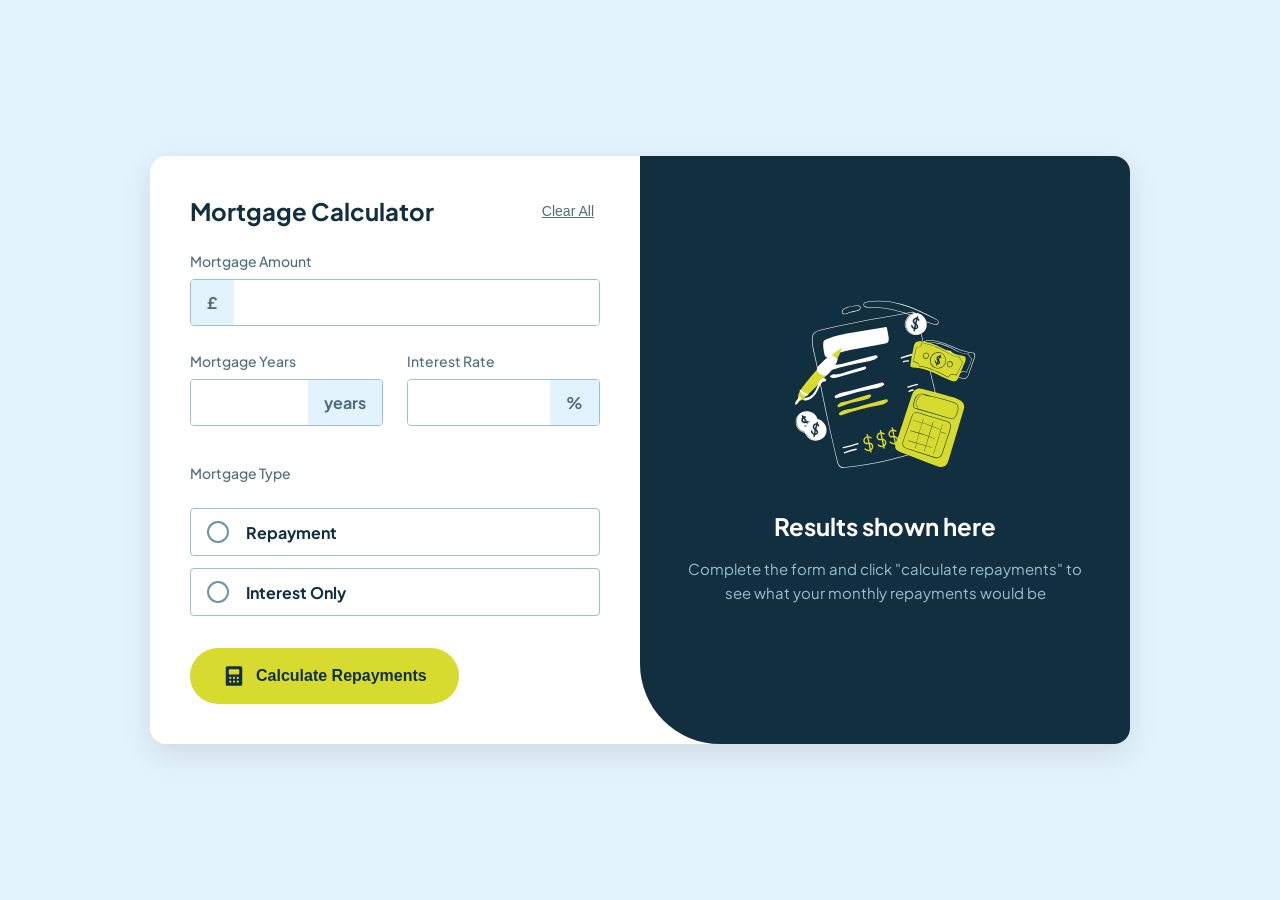
<file: index.html>
<!DOCTYPE html>
<html lang="en">
<head>
    <meta charset="UTF-8">
    <meta name="viewport" content="width=device-width, initial-scale=1.0">
    <title>Mortgage Repayment Calculator</title>
    <link rel="icon" type="image/png" href="images/favicon-32x32.png">
    <link rel="preconnect" href="https://fonts.googleapis.com">
    <link rel="preconnect" href="https://fonts.gstatic.com" crossorigin>
    <link href="https://fonts.googleapis.com/css2?family=Plus+Jakarta+Sans:ital,wght@0,200..800;1,200..800&display=swap" rel="stylesheet">
    <link rel="stylesheet" href="styles.css">
</head>
<body>  
    <div id="main-container">
        <form id="mortgage-form">
            <div id="head">
                <h2 class="title">Mortgage Calculator</h2>
                <button type="reset" id="clear">Clear All</button>
            </div>
            
            <div class="input-container">
                <label for="amount">Mortgage Amount</label>
                <div class="text-input">
                    <span class="icon1">£</span>
                    <input type="number" id="amount">
                </div>
                <span class="error-message" id="amount-error">This field is required</span>
            </div>
            
            <div id="form-row">
                <div class="input-container">
                    <label for="years">Mortgage Years</label>
                    <div class="text-input">
                        <input type="number" id="years">
                        <span class="icon2">years</span>
                    </div>
                    <span class="error-message" id="years-error">This field is required</span>
                </div>
                <div class="input-container">
                    <label for="rate">Interest Rate</label>
                    <div class="text-input">
                        <input type="number" id="rate" step="0.01">
                        <span class="icon2">%</span>
                    </div>
                    <span class="error-message" id="rate-error">This field is required</span>
                </div>
            </div>
        
            <div class="radio-group">
                <p class="section-label">Mortgage Type</p>
                <label class="radio-container">
                    <input type="radio" name="mortgage-type" value="repayment">
                    <span class="custom-radio"></span>
                    <span class="radio-text">Repayment</span>
                </label>
                <label class="radio-container">
                    <input type="radio" name="mortgage-type" value="interest-only">
                    <span class="custom-radio"></span>
                    <span class="radio-text">Interest Only</span>
                </label>
                <span class="error-message" id="mortgage-type-error">This field is required</span>
            </div>

            <div id="submitBtn"> 
                <button type="submit" class="submit-btn">
                    <img src="images/icon-calculator.svg" alt="Calculator" class="calculator-icon">
                    Calculate Repayments
                </button>
            </div>
        </form>

        <div id="right-container">
            <div id="contents">
                <img src="images/illustration-empty.svg" alt="calculator image">
                <h3>Results shown here</h3>
                <p>Complete the form and click "calculate repayments" to see what your monthly repayments would be</p>
            </div>
            <div id="active-state" class="hidden">
                <h3>Your results</h3>
                <p>Your results are shown below based on the information you provided. To adjust the results, edit the form and click "calculate repayments" again.</p>
                
                <div class="calculations-box">
                    <div class="calc-row">
                        <span class="calc-label">Your monthly repayments</span>
                        <span class="calc-value-large" id="monthly-result">£0.00</span>
                    </div>
                    
                    <div class="calculations-divider"></div>
                    
                    <div class="calc-row">
                        <span class="calc-label">Total you'll repay over the term</span>
                        <span class="calc-value-small" id="total-result">£0.00</span>
                    </div>
                </div>
            </div>
        </div>
    </div>
    <script src="script.js"></script>
</body>
</html>
</file>
<file: styles.css>
:root {
    --White: hsl(0, 0%, 100%);
    --Slate-100: hsl(202, 86%, 94%);
    --Slate-300: hsl(203, 41%, 72%);
    --Slate-500: hsl(200, 26%, 54%);
    --Slate-700: hsl(200, 24%, 40%);
    --Slate-900: hsl(202, 55%, 16%);
    --Lime: hsl(61, 70%, 52%);
    --Red: hsl(4, 69%, 50%);
}

body {
    margin: 0;
    padding: 0;
    font-family: "Plus Jakarta Sans", sans-serif;
    background-color: var(--Slate-100);
    min-height: 100vh;
    display: flex;
    align-items: center;
    justify-content: center;
}

#main-container {
    background-color: var(--White);
    display: flex;
    align-items: stretch;
    width: 100%;
    max-width: 980px;
    overflow: hidden;
    border-radius: 1rem;
    box-shadow: 0px 10px 30px rgba(0, 0, 0, 0.1);
}

#mortgage-form {
    flex: 1;
    padding: 40px;
    display: flex;
    flex-direction: column;
    gap: 1.5rem;
    box-sizing: border-box;
}

#mortgage-form #head {
    display: flex;
    align-items: center;
}

#mortgage-form #head h2 {
    font-size: 24px;
    margin: 0;
    color: var(--Slate-900);
}

#mortgage-form #head button {
    border: none;
    background: transparent;
    cursor: pointer;
    margin-left: auto;
    text-decoration: underline;
    color: var(--Slate-700);
    font-weight: 500;
    font-size: 14px;
}

#mortgage-form #head button:hover {
    color: var(--Slate-900);
}

#form-row {
    display: flex;
    gap: 24px;
}

#form-row .input-container {
    flex: 1;
}

.input-container label {
    color: var(--Slate-700);
    font-size: 14px;
    font-weight: 500;
}

.input-container .text-input {
    margin-top: 0.5rem;
    border: 1px solid var(--Slate-300);
    display: flex;
    align-items: stretch;
    border-radius: 0.25rem;
    overflow: hidden;
}

.input-container .text-input:hover {
    border-color: var(--Slate-500);
}

.input-container .text-input input {
    border: none;
    padding: 0.75rem;
    font-size: 16px;
    width: 100%;
    outline: none;
    font-weight: 700;
    color: var(--Slate-900);
    font-family: inherit;
}

.input-container .text-input:focus-within {
    border-color: var(--Lime);
}

.input-container .text-input:focus-within .icon1,
.input-container .text-input:focus-within .icon2 {
    background-color: var(--Lime);
    color: var(--Slate-900);
}

.input-container .text-input input::placeholder {
    font-family: inherit;   
    font-weight: 500;   
    color: var(--Slate-500); 
    opacity: 1;             
}

.input-container .text-input .icon1, 
.input-container .text-input .icon2 {
    background-color: var(--Slate-100);
    padding: 0.75rem 1rem;
    display: flex;
    align-items: center;
    justify-content: center;
    color: var(--Slate-700);
    font-weight: bold;
}

.section-label {
    color: var(--Slate-700);
    font-size: 14px;
    font-weight: 500;
}

.radio-group {
    display: flex;
    flex-direction: column;
    gap: 0.75rem;
}

.radio-container {
    display: flex;
    gap: 5px;
    border: 1px solid var(--Slate-300);
    padding: 0.75rem 1rem;
    border-radius: 0.25rem;
    color: var(--Slate-900);
    font-weight: 700;
    align-items: center;
    cursor: pointer;
    position: relative;
}

.radio-container input[type="radio"] {
    position: absolute;
    opacity: 0;
    width: 0;
    height: 0;
}

.custom-radio {
    width: 18px;
    height: 18px;
    border: 2px solid var(--Slate-500);
    border-radius: 50%;
    margin-right: 12px;
    display: inline-block;
    position: relative;
    flex-shrink: 0;
}

.custom-radio::after {
    content: "";
    position: absolute;
    display: none;
    top: 50%;
    left: 50%;
    transform: translate(-50%, -50%);
    width: 10px;
    height: 10px;
    border-radius: 50%;
    background-color: var(--Lime);
}

.radio-container input[type="radio"]:checked ~ .custom-radio::after {
    display: block;
}

.radio-container input[type="radio"]:checked ~ .custom-radio {
    border-color: var(--Lime);
}

.radio-container:has(input[type="radio"]:checked) {
    background-color: hsl(61, 70%, 96%);
    border-color: var(--Lime);  
}

.radio-container:hover {
    border-color: var(--Lime);
}

.submit-btn {
    margin-top: 0.5rem;
    background-color: var(--Lime);
    color: var(--Slate-900);
    border: none;
    padding: 16px 32px;
    font-size: 16px;
    font-weight: 700;
    border-radius: 4rem;
    cursor: pointer;
    align-items: center;
    justify-content: center;
    gap: 10px;
    display: inline-flex;
    align-self: flex-start;
}

.submit-btn:hover {
    background-color: hsl(61, 70%, 60%);
}

#right-container {
    flex: 1;
    background-color: var(--Slate-900);
    padding: 40px;
    border-bottom-left-radius: 80px;
    display: flex;
    flex-direction: column;
    justify-content: center;
    box-sizing: border-box;
}

#contents {
    display: flex;
    flex-direction: column;
    align-items: center;
    justify-content: center;
}

#right-container h3 {
    color: var(--White);
    font-size: 24px;
    margin: 1.5rem 0 16px 0;
}

#right-container p {
    color: var(--Slate-300);
    font-size: 15px;
    line-height: 1.6;
    margin: 0;
    text-align: center;
}

.error-message {
    color: var(--Red);
    font-size: 14px;
    display: none;
    font-weight: 500;
}

.input-container.error .error-message,
.radio-group.error .error-message {
    display: block;
}

.input-container.error .text-input {
    border-color: var(--Red);
}

.input-container.error .text-input .icon1, 
.input-container.error .text-input .icon2 {
    background-color: var(--Red);
    color: var(--White);
}

.hidden {
    display: none !important;
}

#active-state {
    width: 100%;
    display: flex;
    flex-direction: column;
    text-align: left;
}

#active-state h3 {
    margin-bottom: 8px;
}

#active-state p {
    text-align: left;
    margin-bottom: 2rem;
}

.calculations-box {
    background-color: rgba(0, 0, 0, 0.25);
    border-top: 4px solid var(--Lime);
    border-radius: 8px;
    padding: 32px;
    width: 100%;
    box-sizing: border-box;
}

.calc-label {
    color: var(--Slate-300);
    font-size: 14px;
    display: block;
    margin-bottom: 8px;
}

.calc-value-large {
    color: var(--Lime);
    font-size: 56px;
    font-weight: 800;
    display: block;
}

.calculations-divider {
    height: 1px;
    background-color: var(--Slate-700);
    margin: 32px 0;
}

.calc-value-small {
    color: var(--White);
    font-size: 24px;
    font-weight: 700;
    display: block;
}

@media (max-width: 599px) {
    #main-container {
        flex-direction: column;
        border-radius: 0;
    }

    #right-container {
        border-bottom-left-radius: 0;
    }
    .submit-btn {
        width: 100%;
        justify-content: center;
    }
    #form-row {
        flex-direction: column;
    }
    #mortgage-form #head {
        flex-direction: column;
        align-items: flex-start; 
        gap: 8px;
    }
    #clear {
        width: 100%;
        text-align: left;
        margin-left: 0 !important;
    }
    .title {
        font-size: 24px;
        text-align: left;
        margin: 0; 
        width: 100%;
    }
}
</file>
